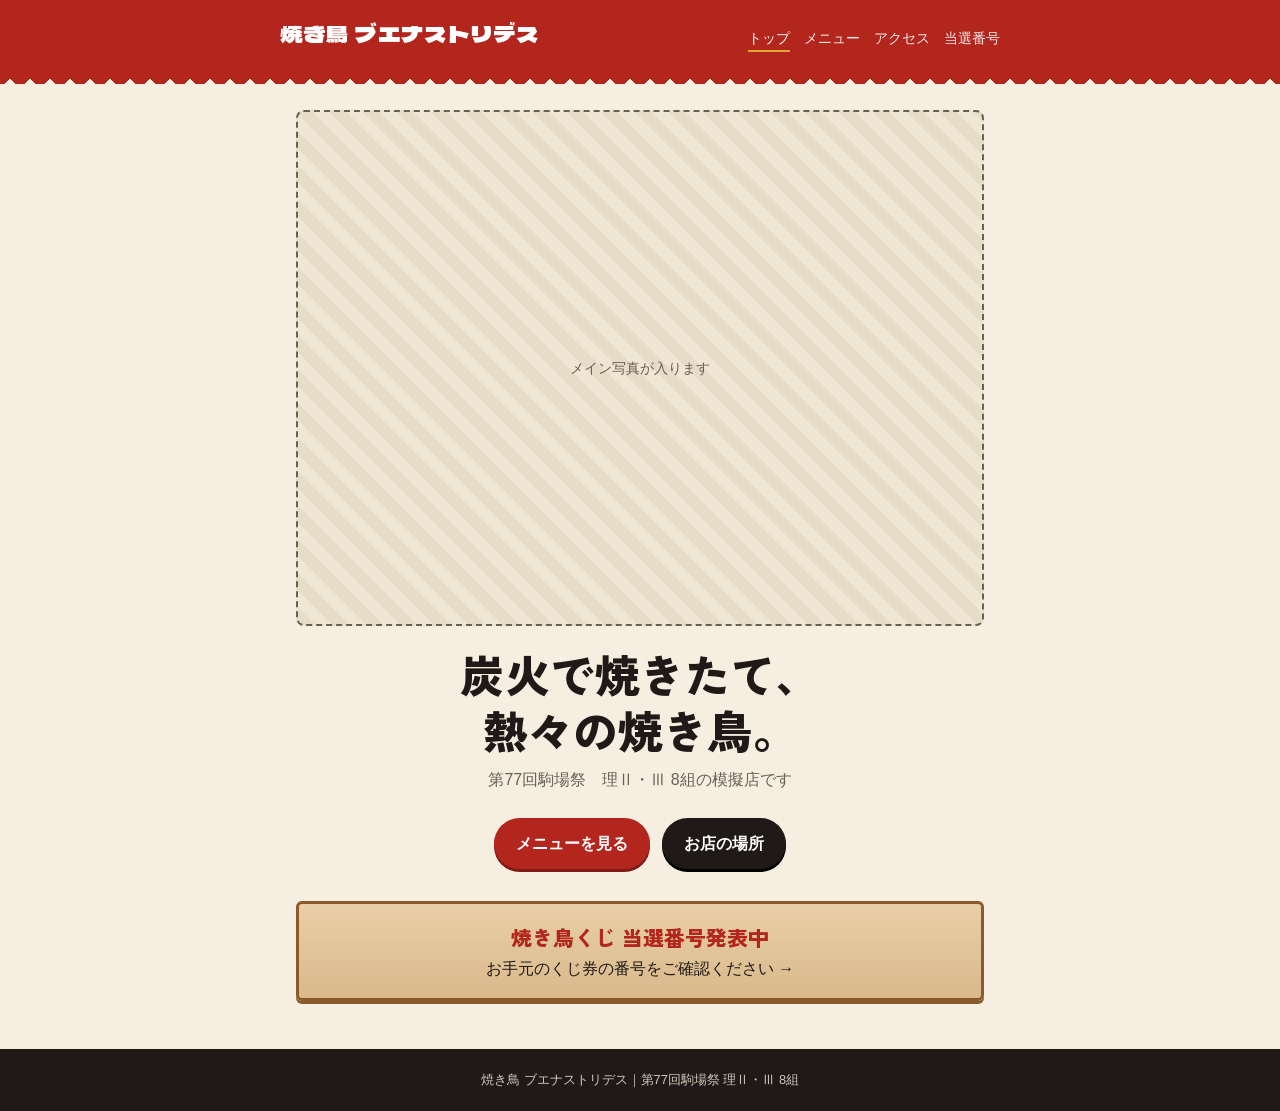
<file: index.html>
<!doctype html>
<html lang="ja">
<head>
  <meta charset="utf-8">
  <meta name="viewport" content="width=device-width, initial-scale=1">
  <title>焼き鳥 ブエナストリデス｜第77回駒場祭</title>
  <link rel="preconnect" href="https://fonts.googleapis.com">
  <link rel="preconnect" href="https://fonts.gstatic.com" crossorigin>
  <link href="https://fonts.googleapis.com/css2?family=Dela+Gothic+One&family=Zen+Kaku+Gothic+New:wght@900&display=swap" rel="stylesheet">
  <link rel="stylesheet" href="css/style.css">
  <style>
    .hero { text-align: center; }
    .hero .catch {
      font-family: var(--font-heading);
      font-weight: 900;
      font-size: clamp(1.8rem, 7vw, 2.8rem);
      margin: 20px 0 8px;
      line-height: 1.25;
    }
    .hero .sub { color: var(--muted); margin: 0 0 24px; }
    .kuji-banner {
      display: block;
      margin-top: 32px;
      text-decoration: none;
      text-align: center;
    }
    .kuji-banner strong {
      display: block;
      font-family: var(--font-heading);
      font-weight: 900;
      font-size: 1.3rem;
      color: var(--noren);
    }
    .links { display: flex; flex-wrap: wrap; gap: 12px; justify-content: center; }
  </style>
</head>
<body>
  <header class="site-header">
    <div class="inner">
      <a class="site-title" href="index.html">焼き鳥 ブエナストリデス</a>
      <nav class="site-nav">
        <a href="index.html" aria-current="page">トップ</a>
        <a href="menu.html">メニュー</a>
        <a href="access.html">アクセス</a>
        <a href="lottery.html">当選番号</a>
      </nav>
    </div>
  </header>

  <main>
    <section class="hero">
      <!-- TODO: メイン写真が届いたら差し替え -->
      <div class="placeholder">メイン写真が入ります</div>
      <p class="catch">炭火で焼きたて、<br>熱々の焼き鳥。</p>
      <p class="sub">第77回駒場祭　理Ⅱ・Ⅲ 8組の模擬店です</p>
      <div class="links">
        <a class="btn" href="menu.html">メニューを見る</a>
        <a class="btn secondary" href="access.html">お店の場所</a>
      </div>
    </section>

    <a class="kuji-banner board" href="lottery.html">
      <strong>焼き鳥くじ 当選番号発表中</strong>
      お手元のくじ券の番号をご確認ください →
    </a>
  </main>

  <footer class="site-footer">焼き鳥 ブエナストリデス｜第77回駒場祭 理Ⅱ・Ⅲ 8組</footer>
</body>
</html>
</file>
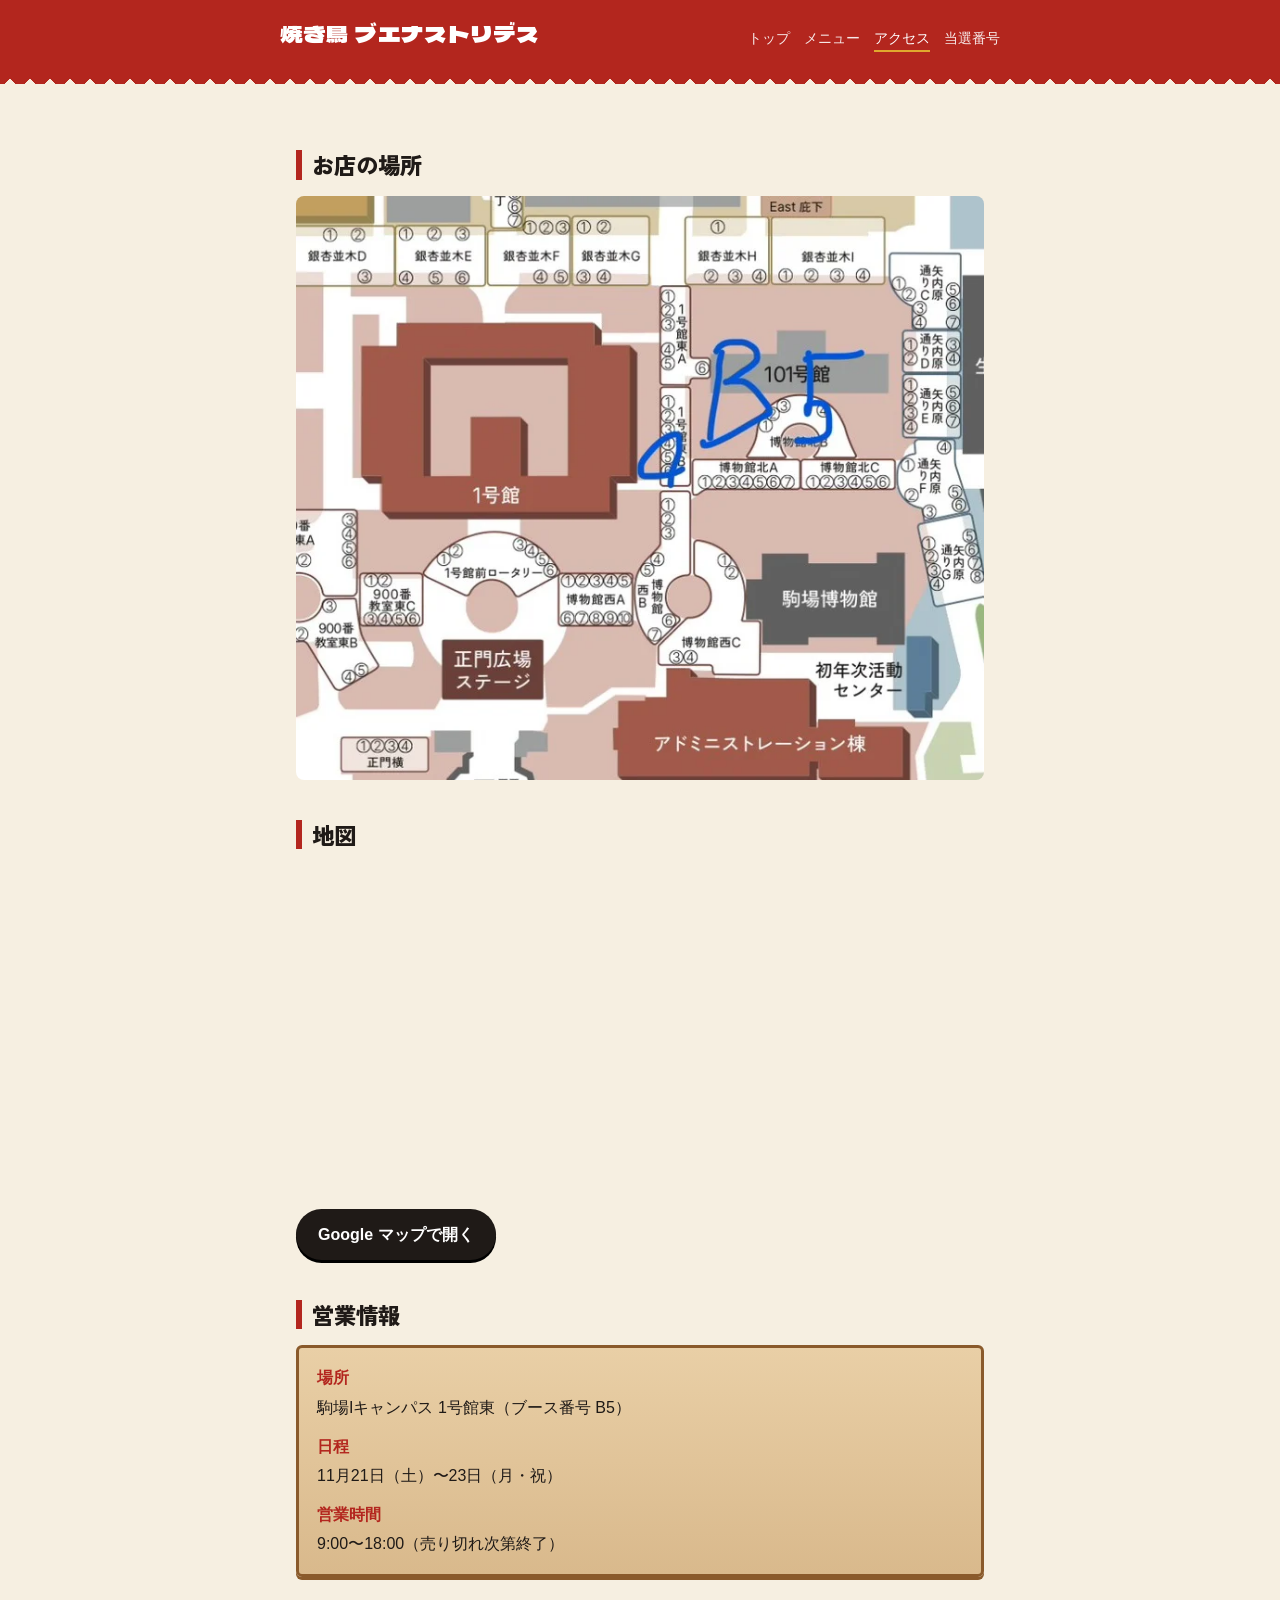
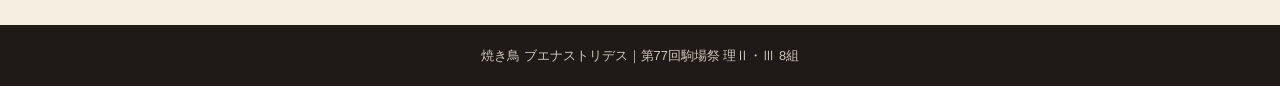
<file: access.html>
<!doctype html>
<html lang="ja">
<head>
  <meta charset="utf-8">
  <meta name="viewport" content="width=device-width, initial-scale=1">
  <title>アクセス｜焼き鳥 ブエナストリデス</title>
  <link rel="preconnect" href="https://fonts.googleapis.com">
  <link rel="preconnect" href="https://fonts.gstatic.com" crossorigin>
  <link href="https://fonts.googleapis.com/css2?family=Dela+Gothic+One&family=Zen+Kaku+Gothic+New:wght@900&display=swap" rel="stylesheet">
  <link rel="stylesheet" href="css/style.css">
  <style>
    dl { margin: 0; }
    dt { font-weight: bold; color: var(--noren); margin-top: 12px; }
    dt:first-child { margin-top: 0; }
    dd { margin: 2px 0 0; }
  </style>
</head>
<body>
  <header class="site-header">
    <div class="inner">
      <a class="site-title" href="index.html">焼き鳥 ブエナストリデス</a>
      <nav class="site-nav">
        <a href="index.html">トップ</a>
        <a href="menu.html">メニュー</a>
        <a href="access.html" aria-current="page">アクセス</a>
        <a href="lottery.html">当選番号</a>
      </nav>
    </div>
  </header>

  <main>
    <h2>お店の場所</h2>
        <img src="images/campus-map.webp" alt="構内マップ：1号館東B 5番が当店" style="width:100%;height:auto;border-radius:8px">

    <h2>地図</h2>
    <iframe class="gmap" title="Google マップ" loading="lazy" referrerpolicy="no-referrer-when-downgrade"
      src="https://www.google.com/maps?q=35.659778,139.685417&output=embed&hl=ja"
      style="width:100%;height:320px;border:0;border-radius:8px"></iframe>
    <p><a class="btn secondary" href="https://www.google.com/maps/search/?api=1&query=35.659778,139.685417" target="_blank" rel="noopener">Google マップで開く</a></p>

    <h2>営業情報</h2>
    
    <dl class="board">
      <dt>場所</dt>
      <dd>駒場Iキャンパス 1号館東（ブース番号 B5）</dd>
      <dt>日程</dt>
      <dd>11月21日（土）〜23日（月・祝）</dd>
      <dt>営業時間</dt>
      <dd>9:00〜18:00（売り切れ次第終了）</dd>
    </dl>
  </main>

  <footer class="site-footer">焼き鳥 ブエナストリデス｜第77回駒場祭 理Ⅱ・Ⅲ 8組</footer>
</body>
</html>
</file>
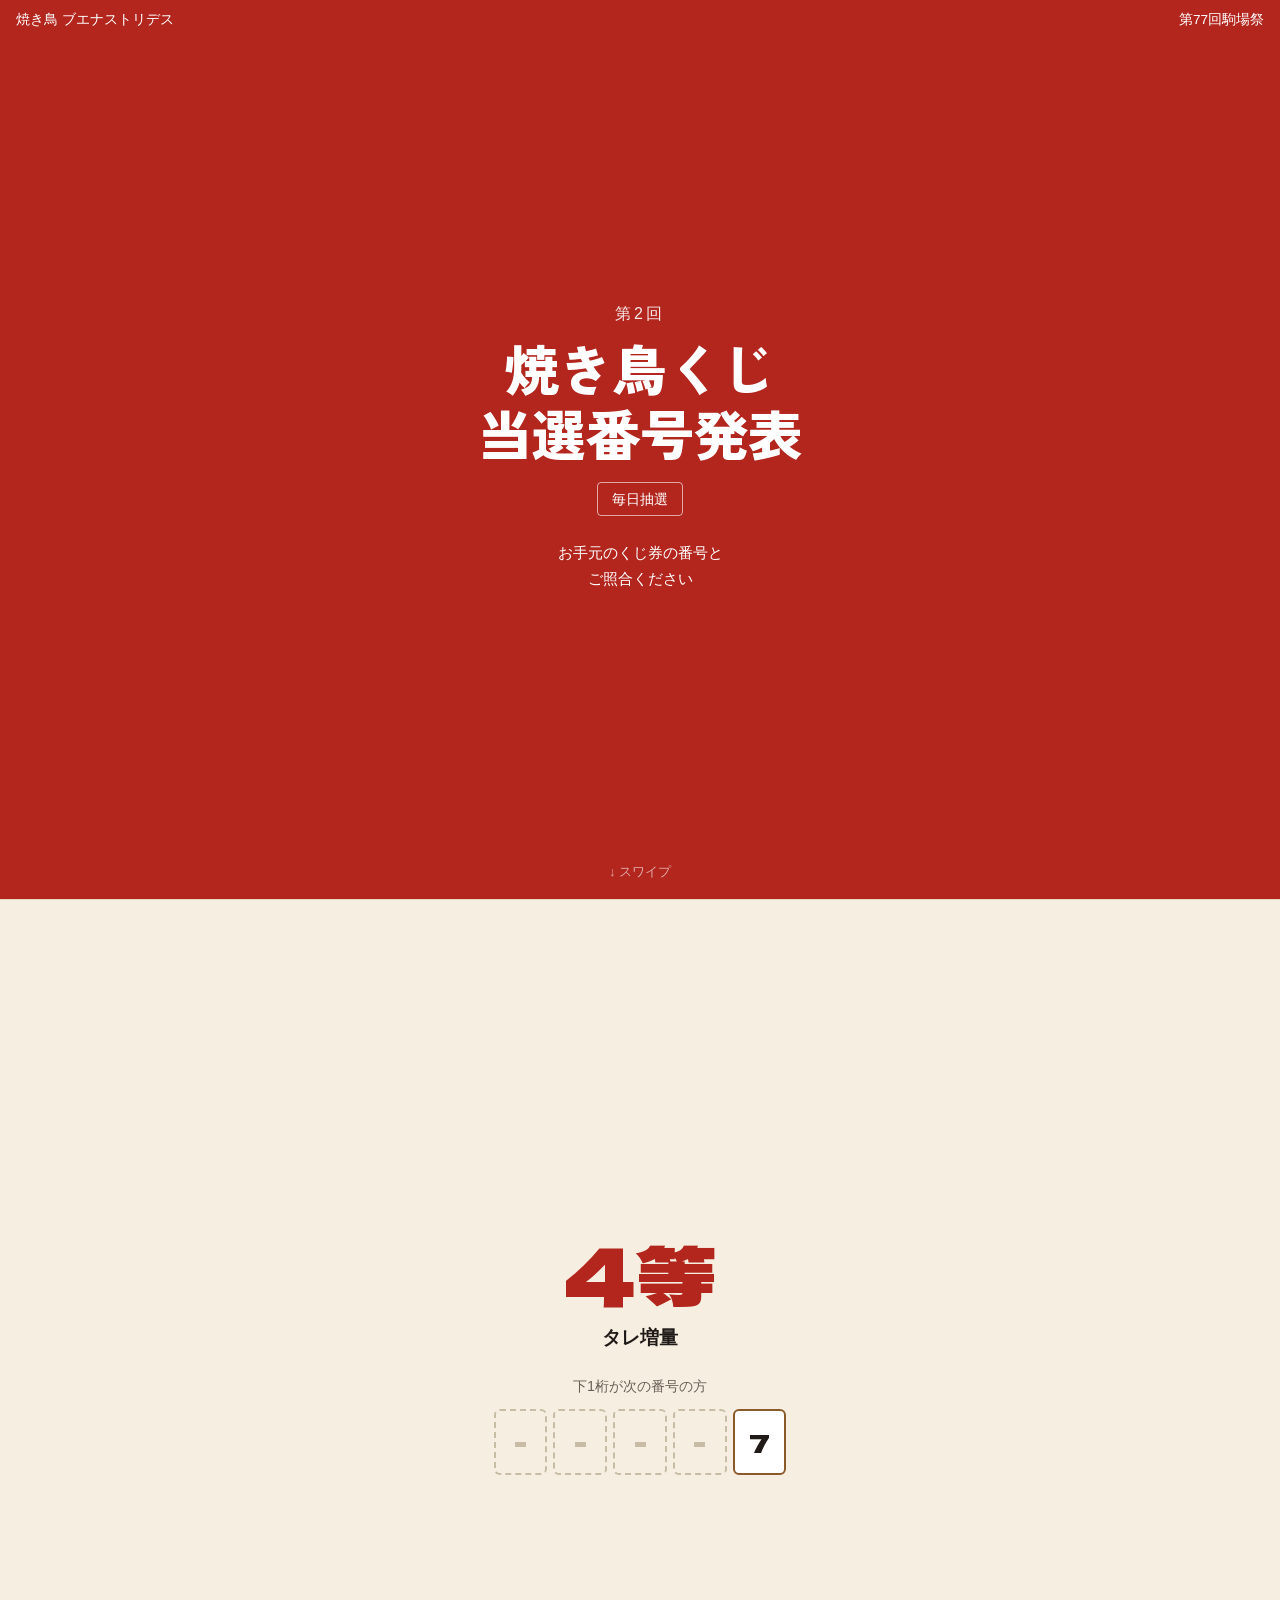
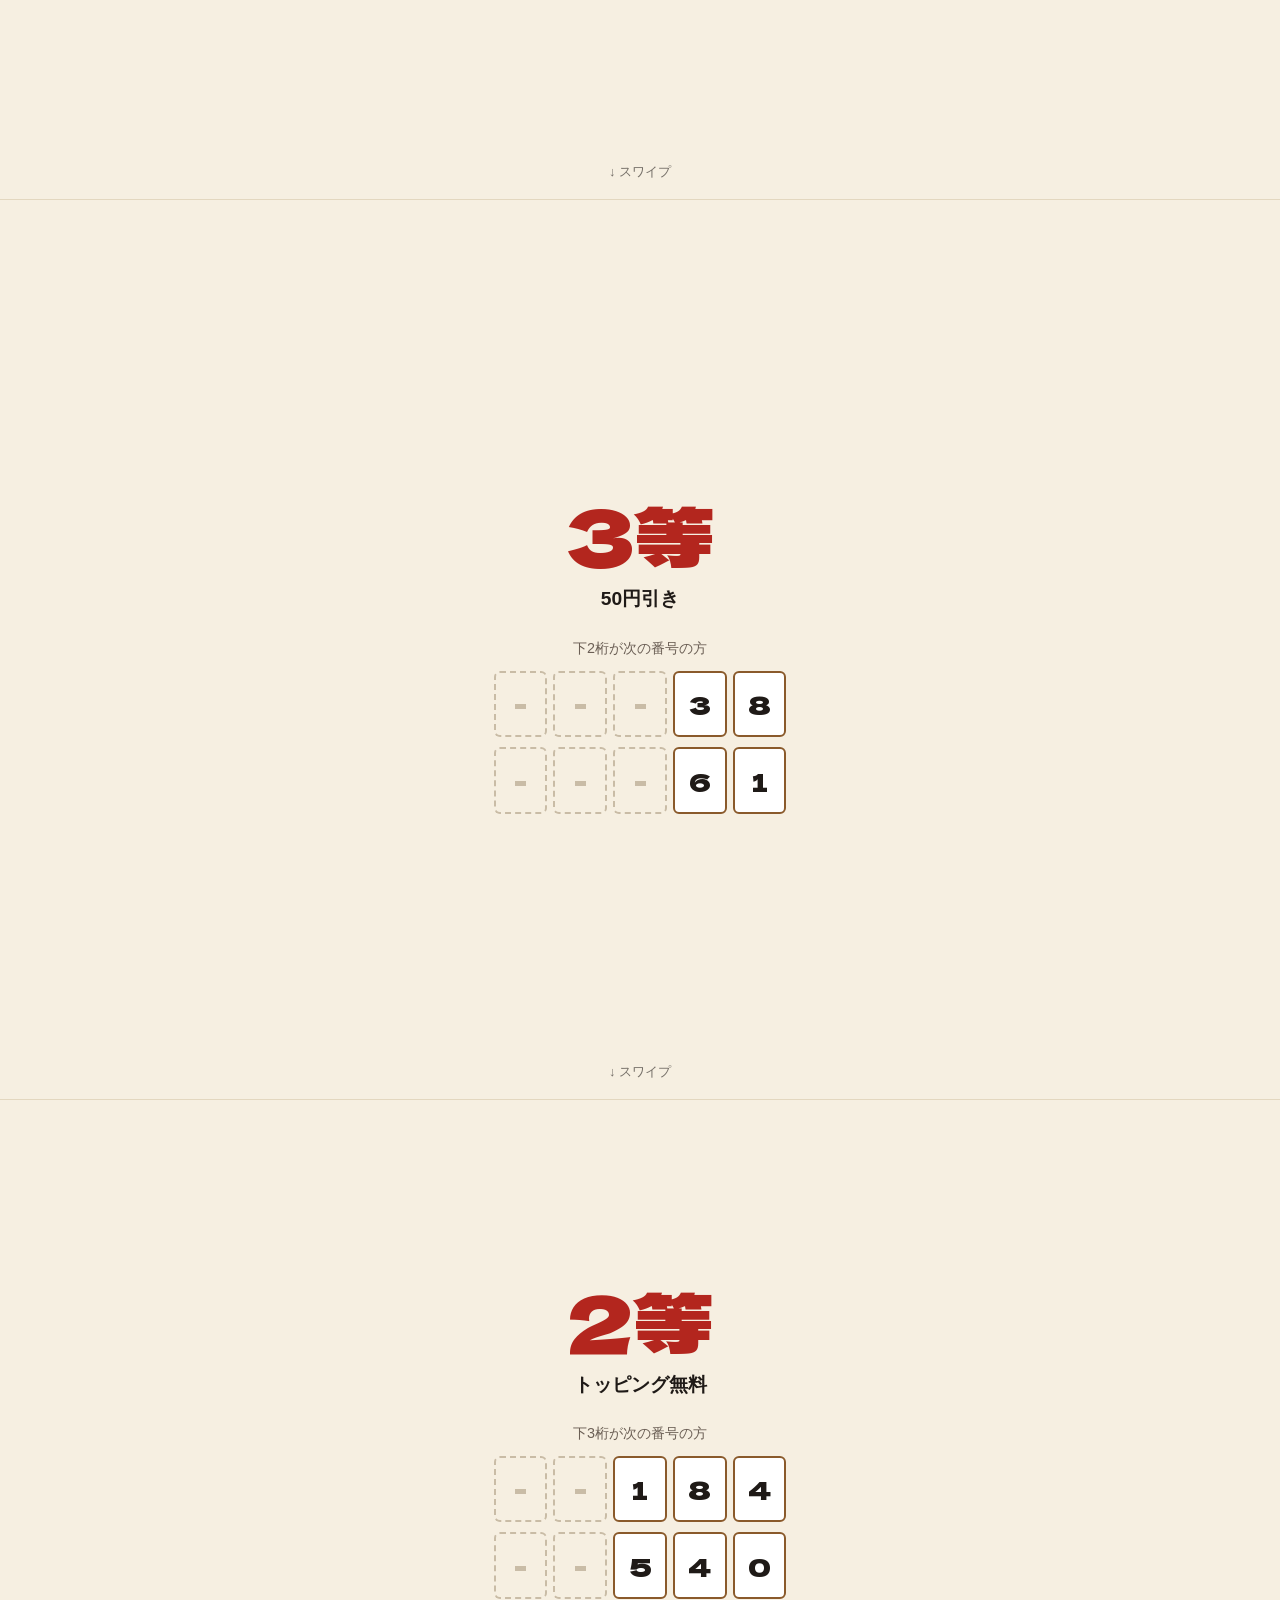
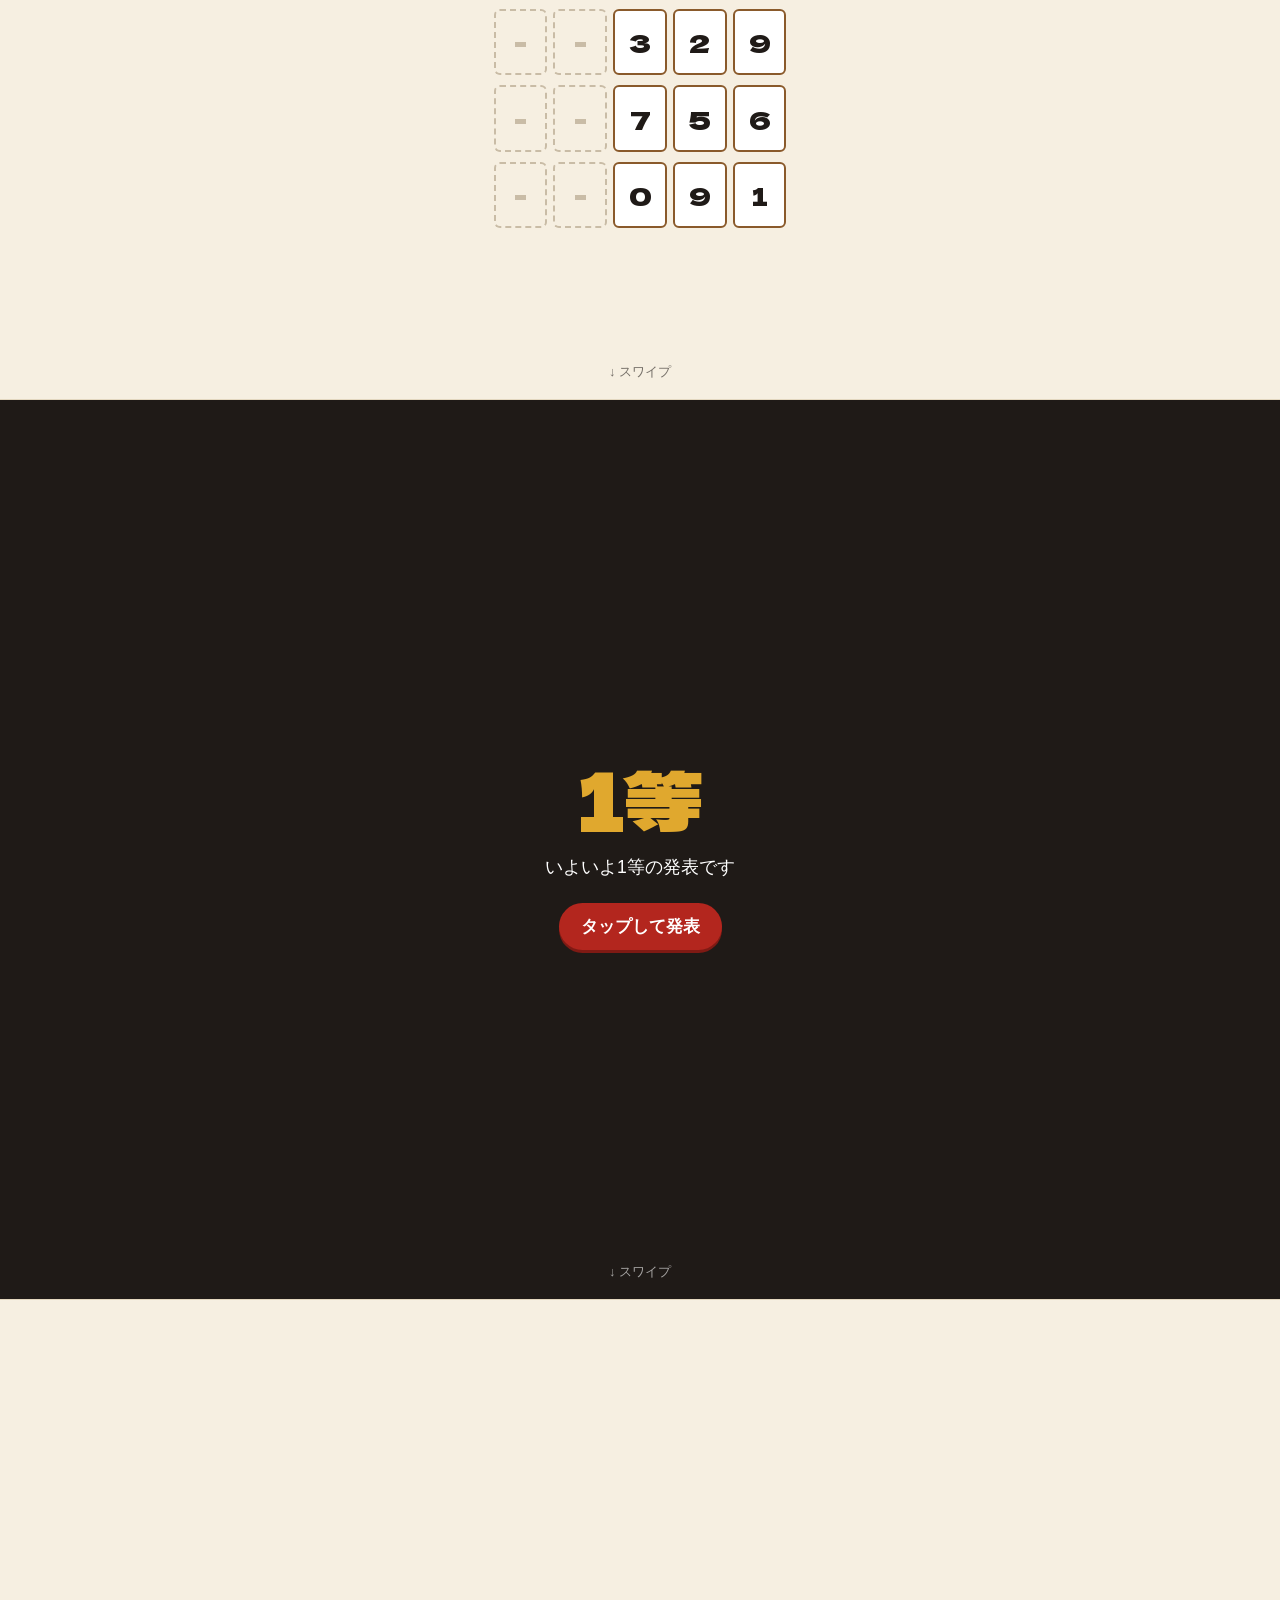
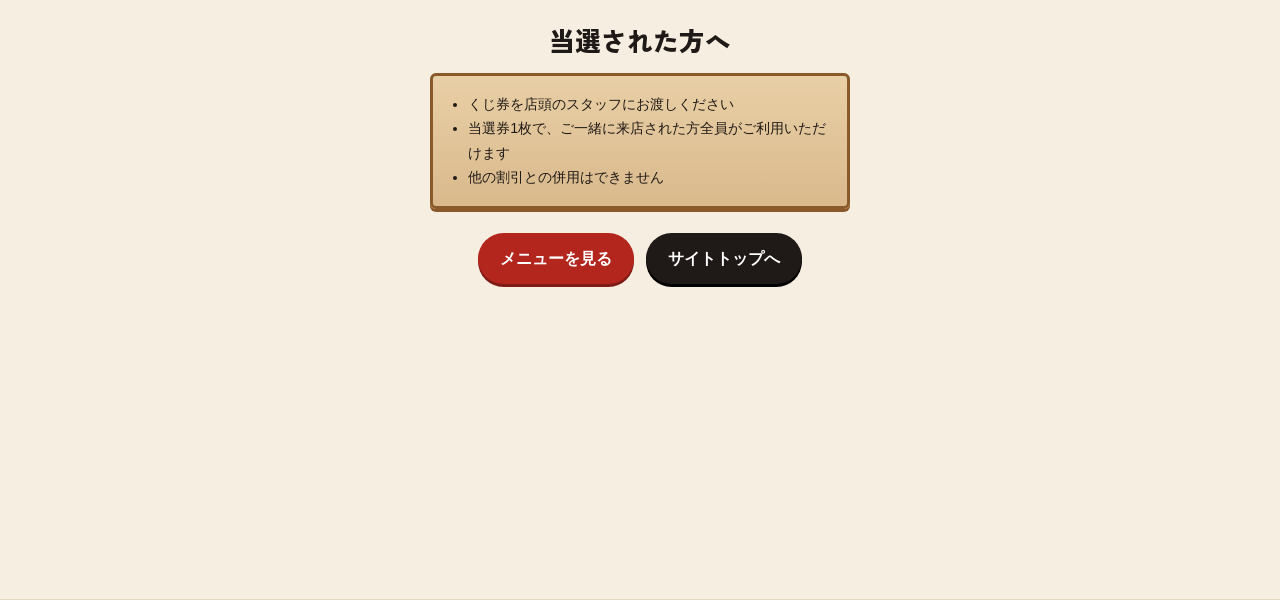
<file: lottery.html>
<!doctype html>
<html lang="ja">
<head>
  <meta charset="utf-8">
  <meta name="viewport" content="width=device-width, initial-scale=1">
  <title>当選番号発表｜焼き鳥 ブエナストリデス</title>
  <link rel="preconnect" href="https://fonts.googleapis.com">
  <link rel="preconnect" href="https://fonts.gstatic.com" crossorigin>
  <link href="https://fonts.googleapis.com/css2?family=Dela+Gothic+One&family=Zen+Kaku+Gothic+New:wght@900&display=swap" rel="stylesheet">
  <link rel="stylesheet" href="css/style.css">
  <style>
    /* 1画面ずつスワイプで送る */
    html { scroll-snap-type: y mandatory; }
    body { background: var(--sumi); }

    .topbar {
      position: fixed;
      top: 0; left: 0; right: 0;
      z-index: 10;
      background: var(--noren);
      color: #fff;
      font-size: 0.85rem;
      padding: 8px 16px;
      display: flex;
      justify-content: space-between;
    }
    .topbar a { text-decoration: none; }

    .slide {
      scroll-snap-align: start;
      min-height: 100svh;
      padding: 64px 20px 56px;
      display: flex;
      flex-direction: column;
      align-items: center;
      justify-content: center;
      text-align: center;
      position: relative;
      background: var(--kinari);
      border-bottom: 1px solid #e3d7bf;
    }
    .slide h1, .slide h2 {
      font-family: var(--font-heading);
      font-weight: 900;
      margin: 0;
      border: none;
      padding: 0;
    }

    /* 表紙 */
    .cover { background: var(--noren); color: #fff; }
    .cover .round { font-size: 1rem; letter-spacing: 0.2em; opacity: 0.9; }
    .cover h1 { font-size: clamp(2.2rem, 11vw, 3.4rem); line-height: 1.2; margin: 8px 0 16px; }
    .cover .date {
      border: 1px solid rgba(255,255,255,0.6);
      padding: 4px 14px;
      border-radius: 4px;
      font-size: 0.9rem;
    }
    .cover .lead { margin-top: 24px; font-size: 0.95rem; }

    /* 等級ごとのスライド */
    .rank {
      font-family: var(--font-display);
      font-size: clamp(3.4rem, 18vw, 5rem);
      line-height: 1;
      color: var(--noren);
    }
    .prize {
      margin: 10px 0 20px;
      font-weight: bold;
      font-size: 1.2rem;
    }
    .cond {
      font-size: 0.9rem;
      color: var(--muted);
      margin-bottom: 10px;
    }
    .numbers { display: grid; gap: 10px; }

    /* 5桁の番号表示：照合しない桁は「－」で薄く出す */
    .num { display: flex; gap: 6px; justify-content: center; }
    .num span {
      width: 2.1em;
      height: 2.6em;
      display: grid;
      place-items: center;
      font-family: var(--font-display);
      font-size: clamp(1.2rem, 6vw, 1.6rem);
      border-radius: 6px;
      background: #fff;
      border: 2px solid var(--wood);
    }
    .num span.skip {
      background: transparent;
      border-style: dashed;
      border-color: #c9bca6;
      color: #c9bca6;
    }
    .rank-1 .num span:not(.skip) { background: var(--gold); border-color: var(--noren-dark); }

    /* 1等の発表演出 */
    .rank-1 { background: var(--sumi); color: #fff; }
    .rank-1 .cond { color: #cfc6bb; }
    .rank-1 .prize { color: var(--gold); }
    .reveal-btn {
      margin-top: 20px;
      font-size: 1.05rem;
      border: none;
      cursor: pointer;
      font-family: inherit;
    }
    .teaser { font-size: 1.1rem; margin: 16px 0 0; }
    .congrats {
      margin-top: 20px;
      font-weight: bold;
      color: var(--gold);
      opacity: 0;
      transition: opacity 0.6s;
    }
    .congrats.show { opacity: 1; }

    /* 締め */
    .closing h2 { font-size: 1.6rem; margin-bottom: 16px; }
    .closing .board { text-align: left; max-width: 420px; font-size: 0.9rem; }
    .closing ul { margin: 0; padding-left: 1.2em; }
    .closing .links { display: flex; flex-wrap: wrap; gap: 12px; justify-content: center; margin-top: 24px; }

    /* スワイプの誘導矢印 */
    .hint {
      position: absolute;
      bottom: 16px;
      font-size: 0.8rem;
      opacity: 0.6;
      animation: bob 1.6s ease-in-out infinite;
    }
    @keyframes bob { 50% { transform: translateY(6px); } }
  </style>
</head>
<body>
  <div class="topbar">
    <a href="index.html">焼き鳥 ブエナストリデス</a>
    <span>第77回駒場祭</span>
  </div>

  <!-- スライドは js/lottery.js が当選番号の設定から生成する -->
  <div id="slides"></div>

  <script src="js/lottery.js"></script>
</body>
</html>
</file>
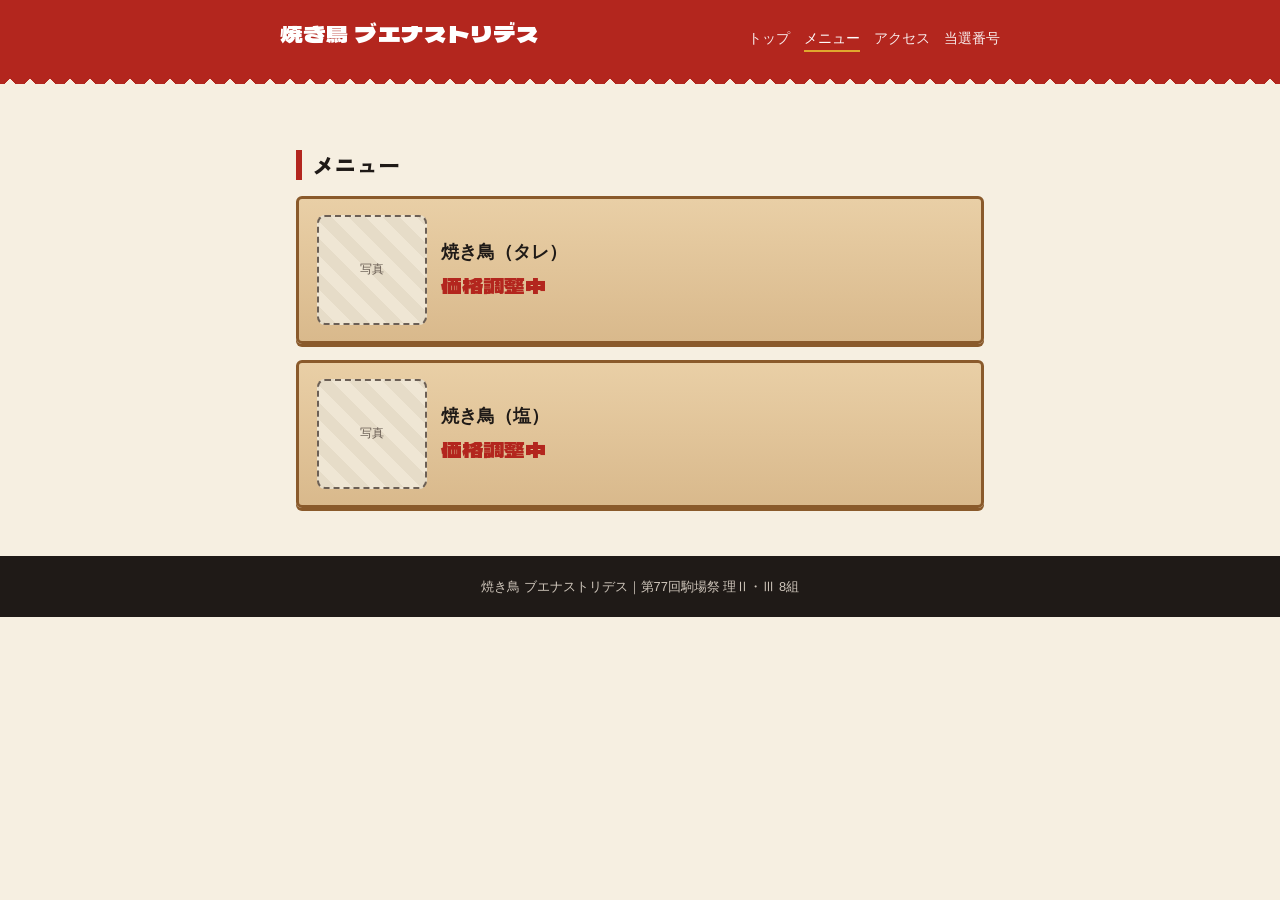
<file: menu.html>
<!doctype html>
<html lang="ja">
<head>
  <meta charset="utf-8">
  <meta name="viewport" content="width=device-width, initial-scale=1">
  <title>メニュー｜焼き鳥 ブエナストリデス</title>
  <link rel="preconnect" href="https://fonts.googleapis.com">
  <link rel="preconnect" href="https://fonts.gstatic.com" crossorigin>
  <link href="https://fonts.googleapis.com/css2?family=Dela+Gothic+One&family=Zen+Kaku+Gothic+New:wght@900&display=swap" rel="stylesheet">
  <link rel="stylesheet" href="css/style.css">
  <style>
    .menu-list { display: grid; gap: 16px; }
    .menu-item {
      display: grid;
      grid-template-columns: 110px 1fr;
      gap: 14px;
      align-items: center;
    }
    .menu-item .placeholder { aspect-ratio: 1; font-size: 0.75rem; }
    .menu-item h3 { margin: 0; font-size: 1.15rem; }
    .menu-item .price {
      font-family: var(--font-display);
      color: var(--noren);
      font-size: 1.3rem;
    }
    .menu-item p { margin: 2px 0 0; color: var(--muted); font-size: 0.9rem; }
    .topping { list-style: none; padding: 0; margin: 0; }
    .topping li {
      display: flex;
      justify-content: space-between;
      border-bottom: 1px dashed var(--wood);
      padding: 8px 0;
    }
  </style>
</head>
<body>
  <header class="site-header">
    <div class="inner">
      <a class="site-title" href="index.html">焼き鳥 ブエナストリデス</a>
      <nav class="site-nav">
        <a href="index.html">トップ</a>
        <a href="menu.html" aria-current="page">メニュー</a>
        <a href="access.html">アクセス</a>
        <a href="lottery.html">当選番号</a>
      </nav>
    </div>
  </header>

  <main>
    <h2>メニュー</h2>
    <!-- TODO: 価格・その他の味・トッピングは未定 -->
    <div class="menu-list">
      <div class="menu-item board">
        <div class="placeholder">写真</div>
        <div>
          <h3>焼き鳥（タレ）</h3>
          <div class="price">価格調整中</div>
        </div>
      </div>
      <div class="menu-item board">
        <div class="placeholder">写真</div>
        <div>
          <h3>焼き鳥（塩）</h3>
          <div class="price">価格調整中</div>
        </div>
      </div>
    </div>
  </main>

  <footer class="site-footer">焼き鳥 ブエナストリデス｜第77回駒場祭 理Ⅱ・Ⅲ 8組</footer>
</body>
</html>
</file>
<file: css/style.css>
/* ===== 屋台風デザインの共通スタイル ===== */
:root {
  --noren: #b3261e;      /* 暖簾の赤 */
  --noren-dark: #7f1a14;
  --sumi: #1f1a17;       /* 墨色 */
  --kinari: #f6efe1;     /* 生成り（背景） */
  --wood: #8a5a2b;       /* 木目の濃い色 */
  --wood-light: #d9b98c;
  --gold: #e0a82e;       /* 提灯の金 */
  --muted: #6b5f55;
  --font-body: "Hiragino Sans", "Yu Gothic", "Noto Sans JP", sans-serif;
  --font-display: "Dela Gothic One", "Hiragino Sans", "Yu Gothic", sans-serif;
  --font-heading: "Zen Kaku Gothic New", "Hiragino Sans", "Yu Gothic", sans-serif;
}

* { box-sizing: border-box; }
[hidden] { display: none !important; }

body {
  margin: 0;
  background: var(--kinari);
  color: var(--sumi);
  font-family: var(--font-body);
  line-height: 1.7;
}

a { color: inherit; }
img { max-width: 100%; display: block; }

/* ----- ヘッダー（暖簾） ----- */
.site-header {
  background: var(--noren);
  color: #fff;
  position: relative;
  padding: 14px 16px 22px;
}
/* 暖簾の切れ目を下端のギザギザで表現 */
.site-header::after {
  content: "";
  position: absolute;
  left: 0; right: 0; bottom: -10px;
  height: 10px;
  background:
    linear-gradient(135deg, var(--noren) 50%, transparent 50%) 0 0 / 20px 10px repeat-x,
    linear-gradient(225deg, var(--noren) 50%, transparent 50%) 0 0 / 20px 10px repeat-x;
}
.site-header .inner {
  max-width: 720px;
  margin: 0 auto;
  display: flex;
  flex-wrap: wrap;
  align-items: baseline;
  justify-content: space-between;
  gap: 8px 16px;
}
.site-title {
  font-family: var(--font-display);
  font-size: 1.4rem;
  text-decoration: none;
  letter-spacing: 0.05em;
}
.site-nav {
  display: flex;
  flex-wrap: wrap;
  gap: 4px 14px;
  font-size: 0.9rem;
}
.site-nav a { text-decoration: none; opacity: 0.9; }
.site-nav a[aria-current="page"] {
  opacity: 1;
  border-bottom: 2px solid var(--gold);
}

/* ----- 本文 ----- */
main {
  max-width: 720px;
  margin: 0 auto;
  padding: 36px 16px 48px;
}
h1, h2 {
  font-family: var(--font-heading);
  font-weight: 900;
  line-height: 1.3;
}
h2 {
  font-size: 1.4rem;
  border-left: 6px solid var(--noren);
  padding-left: 10px;
  margin: 40px 0 16px;
}

/* 木札風のボックス */
.board {
  background: linear-gradient(180deg, #e9cfa6, var(--wood-light));
  border: 3px solid var(--wood);
  border-radius: 6px;
  padding: 16px 18px;
  box-shadow: 0 3px 0 var(--wood);
}

.btn {
  display: inline-block;
  background: var(--noren);
  color: #fff;
  text-decoration: none;
  font-weight: bold;
  padding: 12px 22px;
  border-radius: 999px;
  box-shadow: 0 3px 0 var(--noren-dark);
}
.btn.secondary {
  background: var(--sumi);
  box-shadow: 0 3px 0 #000;
}

/* 画像の仮置き枠（写真が届いたら差し替え） */
.placeholder {
  background: repeating-linear-gradient(45deg, #e6dcc8 0 12px, #efe6d4 12px 24px);
  border: 2px dashed var(--muted);
  border-radius: 8px;
  color: var(--muted);
  display: grid;
  place-items: center;
  aspect-ratio: 4 / 3;
  font-size: 0.9rem;
}

/* ----- フッター ----- */
.site-footer {
  background: var(--sumi);
  color: #cfc6bb;
  font-size: 0.8rem;
  text-align: center;
  padding: 20px 16px;
}
</file>
